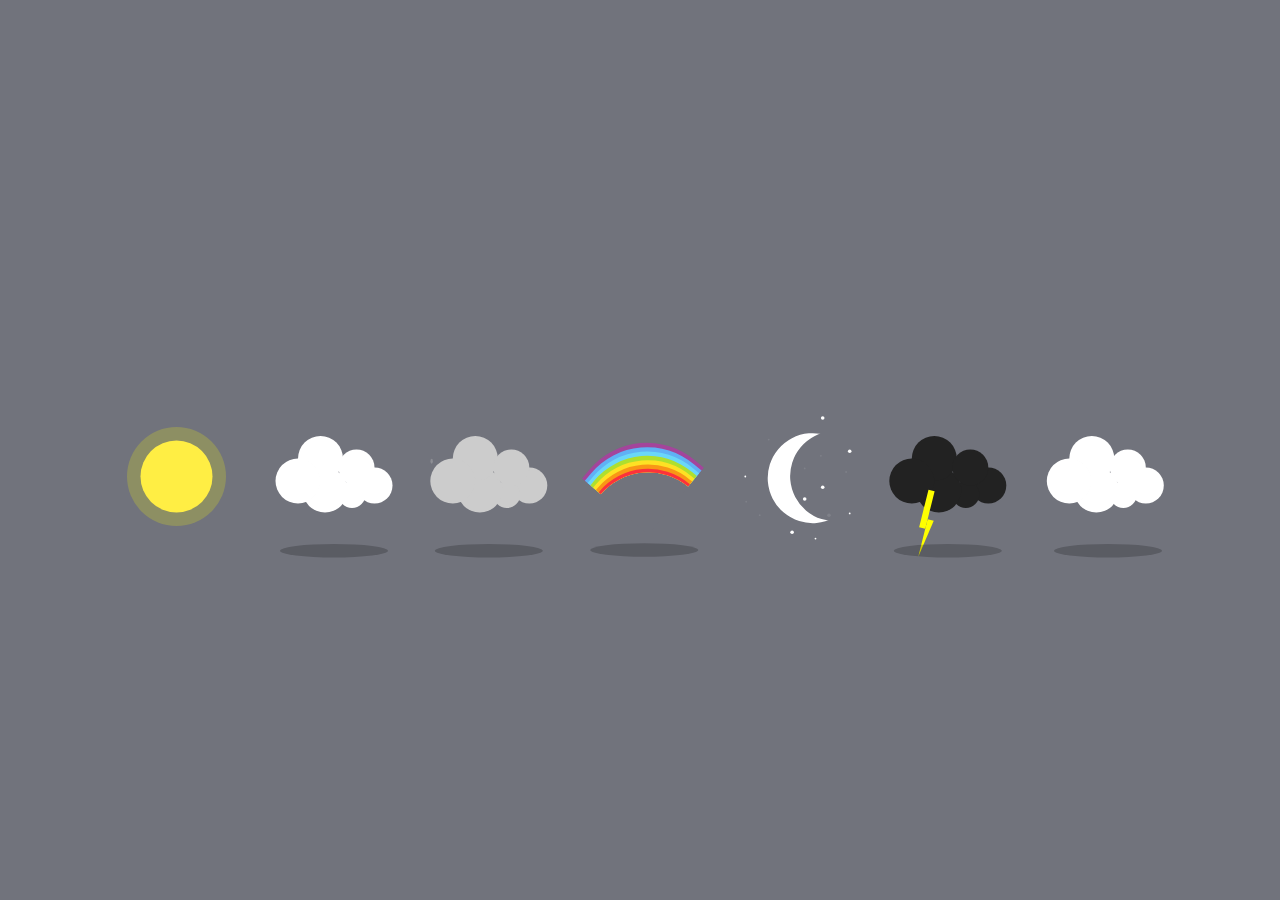
<file: Estacao.html>
<!DOCTYPE html>
<html>
<head>
	<meta charset="utf-8">
	<title>
		Weather Animation
	</title>
	<link rel="stylesheet" type="text/css" href="main.css">
</head>
<body>

  <div id="fabrizio"></div>
  <a href="http://fabrizio.co">fabrizio.co</a>
  
  <div class="container">
    <div class="sunny"></div> 
    <div class="cloudy"></div>
    <div class="rainy"></div>
    <div class="snowy"></div>
    <div class="rainbow"></div>
    <div class="starry"></div>
    <div class="stormy"></div>
  </div>
  
</body>
</html>
</file>
<file: main.css>
/* SUNNY */
.sunny { 
	animation: sunny 15s linear infinite;
	background: linear-gradient(top, rgba(255,255,255,0) 0%, rgba(255,255,255,0.8) 50%, rgba(255,255,255,0) 100%); 
	height: 140px;
	width: 20px; 
	margin-left: -15px;
	position: absolute;
	left: 90px;  
	top: 20px;
}
.sunny:before {
	background: linear-gradient(top, rgba(255,255,255,0) 0%, rgba(255,255,255,0.8) 50%, rgba(255,255,255,0) 100%);
	content: ''; 
	height: 140px; 
	width: 20px;
	opacity: 1; 
	position: absolute;
	bottom: 0px;
	left: 0px; 
	transform: rotate(90deg);
}
.sunny:after {
	background: #FFEE44; 
	border-radius: 50%; 
	box-shadow: rgba(255,255,0,0.2) 0 0 0 15px;
	content: '';  
	height: 80px;
	width: 80px;  
	position: absolute; 
	left: -30px; 
	top: 30px;
}
@keyframes sunny { 
	0% { transform: rotate(0deg); }
	100% { transform: rotate(360deg); }
}

/* CLOUDY */
.cloudy {
	animation: cloudy 5s ease-in-out infinite;
	background: #FFFFFF;
	border-radius: 50%;
	box-shadow: 
		#FFFFFF 65px -15px 0 -5px, 
		#FFFFFF 25px -25px, 
		#FFFFFF 30px 10px, 
		#FFFFFF 60px 15px 0 -10px, 
		#FFFFFF 85px 5px 0 -5px;
	height: 50px;
	width: 50px; 
	margin-left: -60px;
	position: absolute;
	left: 255px;
	top: 70px; 
}
.cloudy:after {
	animation: cloudy_shadow 5s ease-in-out infinite;
	background: #000000;
	border-radius: 50%;
	content: '';
	height: 15px;
	width: 120px;
	opacity: 0.2;
	position: absolute;
	left: 5px; 
	bottom: -60px;
  transform: scale(1);
}
@keyframes cloudy {
	50% { transform: translateY(-20px); }
}
@keyframes cloudy_shadow {
	50% { transform: translateY(20px) scale(.7); opacity:.05; }
}

/* RAINY */
.rainy {
	animation: rainy 5s ease-in-out infinite 1s;
	background: #CCCCCC; 
	border-radius: 50%;
	box-shadow: 
		#CCCCCC 65px -15px 0 -5px, 
		#CCCCCC 25px -25px, 
		#CCCCCC 30px 10px, 
		#CCCCCC 60px 15px 0 -10px, 
		#CCCCCC 85px 5px 0 -5px;
	display: block;
	height: 50px;
	width: 50px;
	margin-left: -60px;
	position: absolute;
	left: 427px;
	top: 70px;
}
.rainy:after {
	animation: rainy_shadow 5s ease-in-out infinite 1s;
	background: #000000;
	border-radius: 50%;
	content: '';
	height: 15px;
	width: 120px;
	opacity: 0.2;
	position: absolute;
	left: 5px; 
	bottom: -60px;
	transform: scale(1);
}
.rainy:before {
	animation: rainy_rain .7s infinite linear;
	content: '';
	background: #CCCCCC;
	border-radius: 50%;
	display: block;
	height: 6px;
	width: 3px;
	opacity: 0.3;
	transform: scale(.9);
}
@keyframes rainy {
	50% { transform: translateY(-20px); }
}
@keyframes rainy_shadow {
	50% { transform: translateY(20px) scale(.7); opacity: 0.05; }
}
@keyframes rainy_rain {
	0% {  
		box-shadow: 
			rgba(0,0,0,0) 30px 30px, 
			rgba(0,0,0,0) 40px 40px,  
			#000 50px 75px, 
			#000 55px 50px, 
			#000 70px 100px, 
			#000 80px 95px, 
			#000 110px 45px, 
			#000 90px 35px; 
	}
	25% {  
	  	box-shadow: 
			#000 30px 45px,
			#000 40px 60px,
			#000 50px 90px,
			#000 55px 65px,
			rgba(0,0,0,0) 70px 120px,
			rgba(0,0,0,0) 80px 120px,
			#000 110px 70px,
			#000 90px 60px;
	}
	26% {  
		box-shadow:
			#000 30px 45px,
			#000 40px 60px,
			#000 50px 90px,
			#000 55px 65px,
			rgba(0,0,0,0) 70px 40px,
			rgba(0,0,0,0) 80px 20px,
			#000 110px 70px,
			#000 90px 60px; 
	}
	50% { 
		box-shadow:
			#000 30px 70px,
			#000 40px 80px,
			rgba(0,0,0,0) 50px 100px,
			#000 55px 80px,
			#000 70px 60px,
			#000 80px 45px,
			#000 110px 95px,
			#000 90px 85px;
	}
	51% {
		box-shadow:
			#000 30px 70px,
			#000 40px 80px,
			rgba(0,0,0,0) 50px 45px,
			#000 55px 80px,
			#000 70px 60px,
			#000 80px 45px,
			#000 110px 95px,
			#000 90px 85px;
	}
	75% {
		box-shadow:
			#000 30px 95px,
			#000 40px 100px,
			#000 50px 60px,
			rgba(0,0,0,0) 55px 95px,
			#000 70px 80px,
			#000 80px 70px,
			rgba(0,0,0,0) 110px 120px,
			rgba(0,0,0,0) 90px 110px;
	}
	76% {
		box-shadow:
			#000 30px 95px,
			#000 40px 100px,
			#000 50px 60px,
			rgba(0,0,0,0) 55px 35px,
			#000 70px 80px,
			#000 80px 70px,
			rgba(0,0,0,0) 110px 25px,
			rgba(0,0,0,0) 90px 15px;
	}
	100% {
		box-shadow:
			rgba(0,0,0,0) 30px 120px,
			rgba(0,0,0,0) 40px 120px,
			#000 50px 75px,
			#000 55px 50px,
			#000 70px 100px,
			#000 80px 95px,
			#000 110px 45px,
			#000 90px 35px;
	}
}


/* RAINBOW */
.rainbow {
	animation: rainbow 5s ease-in-out infinite;
	border-radius: 170px 0 0 0;
	box-shadow: 
		#FB323C -2px -2px 0 1px,
		#F99716 -4px -4px 0 3px,
		#FEE124 -6px -6px 0 5px,
		#AFDF2E -8px -8px 0 7px,
		#6AD7F8 -10px -10px 0 9px,
		#60B1F5 -12px -12px 0 11px,
		#A3459B -14px -14px 0 13px;
	height: 70px;
	width: 70px;
	margin-left: -40px;
	position: absolute;
	left: 610px;
	top: 71px;
  	transform: rotate(40deg);
}
.rainbow:after {
	animation: rainbow_shadow 5s ease-in-out infinite;
	background: #000000;
	border-radius: 50%;
	content: '';
	opacity: 0.2;
	height: 15px;
	width: 120px;
	position: absolute;
	bottom: -23px; 
	left: 17px;
  	transform: rotate(-40deg);
  	transform-origin: 50% 50%;
}
@keyframes rainbow {
	50% { transform: rotate(50deg); }
}
@keyframes rainbow_shadow {
	50% { transform:  rotate(-50deg) translate(10px) scale(.7); opacity: 0.05; }
}

/* STARRY */
.starry {
  	animation: starry_star 5s ease-in-out infinite;
	background: #fff;
	border-radius: 50%;  
	box-shadow:  
      	#FFFFFF 26px 7px 0 -1px, 
      	rgba(255,255,255,0.1) -36px -19px 0 -1px, 
      	rgba(255,255,255,0.1) -51px -34px 0 -1px,
      	#FFFFFF -52px -62px 0 -1px, 
      	#FFFFFF 14px -37px, 
      	rgba(255,255,255,0.1) 41px -19px,  
      	#FFFFFF 34px -50px,
      	rgba(255,255,255,0.1) 14px -71px 0 -1px,
      	#FFFFFF 64px -21px 0 -1px, 
      	rgba(255,255,255,0.1) 32px -85px 0 -1px,
      	#FFFFFF 64px -90px,
      	rgba(255,255,255,0.1) 60px -67px 0 -1px,  
      	#FFFFFF 34px -127px,
      	rgba(255,255,255,0.1) -26px -103px 0 -1px;
	height: 4px;
	width: 4px; 
  	margin-left: -10px;
	opacity: 1;
	position: absolute;
  	left: 777px; 
  	top: 150px;
}
.starry:after { 
	animation: starry 5s ease-in-out infinite;
	border-radius: 50%;
	box-shadow: #FFFFFF -25px 0;
	content: '';
	height: 100px;
	width: 100px;
	position: absolute;
	top: -106px; 
	transform: rotate(-5deg);
	transform-origin: 0 50%;
}

@keyframes starry {
	50% { transform: rotate(10deg); }
}
@keyframes starry_star {
  50% { 
	box-shadow:  
		rgba(255,255,255,0.1) 26px 7px 0 -1px, 
      	#FFFFFF -36px -19px 0 -1px, 
      	#FFFFFF -51px -34px 0 -1px,
      	rgba(255,255,255,0.1) -52px -62px 0 -1px, 
      	rgba(255,255,255,0.1) 14px -37px,
      	#FFFFFF 41px -19px,   
      	rgba(255,255,255,0.1) 34px -50px,
      	#FFFFFF 14px -71px 0 -1px,
      	rgba(255,255,255,0.1) 64px -21px 0 -1px, 
      	#FFFFFF 32px -85px 0 -1px,
      	rgba(255,255,255,0.1) 64px -90px,
      	#FFFFFF 60px -67px 0 -1px,  
      	rgba(255,255,255,0.1) 34px -127px,
      	#FFFFFF -26px -103px 0 -1px;
	}
}

/* STORMY */
.stormy {
	animation: stormy 5s ease-in-out infinite;
	background: #222222;
	border-radius: 50%;
	box-shadow: 
		#222222 65px -15px 0 -5px, 
		#222222 25px -25px, 
		#222222 30px 10px, 
		#222222 60px 15px 0 -10px, 
		#222222 85px 5px 0 -5px;
	height: 50px;  
	width: 50px; 
	margin-left: -70px; 
	position: absolute;
	left: 947px; 
	top: 70px; 
}
.stormy:after {
	animation: stormy_shadow 5s ease-in-out infinite;
	background: #000;
	border-radius: 50%;
	content: '';
	height: 15px; 
	width: 120px; 
	opacity: 0.2;
	position: absolute;
	left: 5px; 
	bottom: -60px;
	transform: scale(1);
}
.stormy:before {
	animation: stormy_thunder 2s steps(1, end) infinite; 
	border-left: 0px solid transparent;
	border-right: 7px solid transparent;
	border-top: 43px solid yellow; 
	box-shadow: yellow -7px -32px;
	content: '';
	display: block;
	height: 0;
	width: 0;
	position: absolute;
	left: 57px;
	top: 70px;
	transform: rotate(14deg);
	transform-origin: 50% -60px;
}
@keyframes stormy {
	50% { transform: translateY(-20px); } 
}  
@keyframes stormy_shadow {
	50% { transform: translateY(20px) scale(.7); opacity: 0.05; }
}
@keyframes stormy_thunder {
	0%  { transform: rotate(20deg); opacity:1; }
	5%  { transform: rotate(-34deg); opacity:1; }
	10% { transform: rotate(0deg); opacity:1; }
	15% { transform: rotate(-34deg); opacity:0; }
}

/* SNOWY */
.snowy {
	animation: snowy 5s ease-in-out infinite 1s;
	background: #FFFFFF; 
	border-radius: 50%;
	box-shadow: 
		#FFFFFF 65px -15px 0 -5px, 
		#FFFFFF 25px -25px, 
		#FFFFFF 30px 10px, 
		#FFFFFF 60px 15px 0 -10px, 
		#FFFFFF 85px 5px 0 -5px;
	display: block;
	height: 50px;
	width: 50px;
	margin-left: -60px;
	position: absolute;
	left: 1112px;
	top: 70px;
}
.snowy:after {
	animation: snowy_shadow 5s ease-in-out infinite 1s;
	background: #000000;
	border-radius: 50%;
	content: '';
	height: 15px;
	width: 120px;
	opacity: 0.2;
	position: absolute;
	left: 8px;
	bottom: -60px;
	transform: scale(1);
}
.snowy:before {
	animation: snowy_snow 2s infinite linear;
	content: '';
	border-radius: 50%;
	display: block;
	height: 7px;
	width: 7px;
	opacity: 0.8;
	transform: scale(.9);
}
@keyframes snowy {
	50% { transform: translateY(-20px); }
}
@keyframes snowy_shadow {
	50% { transform: translateY(20px) scale(.7); opacity: 0.05; }
}
@keyframes snowy_snow {
	0% {  
		box-shadow: 
			rgba(238,238,238,0) 30px 30px, 
			rgba(238,238,238,0) 40px 40px,  
			#EEEEEE 50px 75px, 
			#EEEEEE 55px 50px, 
			#EEEEEE 70px 100px, 
			#EEEEEE 80px 95px, 
			#EEEEEE 110px 45px, 
			#EEEEEE 90px 35px; 
	}
	25% {  
	  	box-shadow: 
			#EEEEEE 30px 45px,
			#EEEEEE 40px 60px,
			#EEEEEE 50px 90px,
			#EEEEEE 55px 65px,
			rgba(238,238,238,0) 70px 120px,
			rgba(238,238,238,0) 80px 120px,
			#EEEEEE 110px 70px,
			#EEEEEE 90px 60px;
	}
	26% {  
		box-shadow:
			#EEEEEE 30px 45px,
			#EEEEEE 40px 60px,
			#EEEEEE 50px 90px,
			#EEEEEE 55px 65px,
			rgba(238,238,238,0) 70px 40px,
			rgba(238,238,238,0) 80px 20px,
			#EEEEEE 110px 70px,
			#EEEEEE 90px 60px; 
	}
	50% { 
		box-shadow:
			#EEEEEE 30px 70px,
			#EEEEEE 40px 80px,
			rgba(238,238,238,0) 50px 100px,
			#EEEEEE 55px 80px,
			#EEEEEE 70px 60px,
			#EEEEEE 80px 45px,
			#EEEEEE 110px 95px,
			#EEEEEE 90px 85px;
	}
	51% {
		box-shadow:
			#EEEEEE 30px 70px,
			#EEEEEE 40px 80px,
			rgba(238,238,238,0) 50px 45px,
			#EEEEEE 55px 80px,
			#EEEEEE 70px 60px,
			#EEEEEE 80px 45px,
			#EEEEEE 110px 95px,
			#EEEEEE 90px 85px;
	}
	75% {
		box-shadow:
			#EEEEEE 30px 95px,
			#EEEEEE 40px 100px,
			#EEEEEE 50px 60px,
			rgba(238,238,238,0) 55px 95px,
			#EEEEEE 70px 80px,
			#EEEEEE 80px 70px,
			rgba(238,238,238,0) 110px 120px,
			rgba(238,238,238,0) 90px 110px;
	}
	76% {
		box-shadow:
			#EEEEEE 30px 95px,
			#EEEEEE 40px 100px,
			#EEEEEE 50px 60px,
			rgba(238,238,238,0) 55px 35px,
			#EEEEEE 70px 80px,
			#EEEEEE 80px 70px,
			rgba(238,238,238,0) 110px 25px,
			rgba(238,238,238,0) 90px 15px;
	}
	100% {
		box-shadow:
			rgba(238,238,238,0) 30px 120px,
			rgba(238,238,238,0) 40px 120px,
			#EEEEEE 50px 75px,
			#EEEEEE 55px 50px,
			#EEEEEE 70px 100px,
			#EEEEEE 80px 95px,
			#EEEEEE 110px 45px,
			#EEEEEE 90px 35px;
	}
}



body {
	font-family: sans-serif;
	background: #71737c;
	margin: 0;
}
h1 {
	text-align: center;
	font-weight: 400;
	position: absolute;
	width: 100%;
  font-size: 15px;
	top: 50%;
	margin-top: -130px;
  	opacity: .6;
  	letter-spacing: 2px;
}
#fabrizio {
	border-top: 100px solid black; 
	border-right: 63px solid transparent;
	width: 0;
	transform: scale(.33);
	transform-origin: 0 0;
	margin: 20px;
	opacity:.6;
    display: none;
}
#fabrizio:before {
	background: black;
	width: 20px;
	height: 30px;
	content: '';
	display: block;
	transform: skewX(-32deg);
	position: relative;
	top: -64px;
	left: 30px;
}
#fabrizio:after {
	background: black;
	width: 40px;
	height: 36px;
	content: '';
	display: block;
	transform: skewX(-32deg);
	position: relative;
	top: -130px;
	left: 50px;
}
a { 
  position: absolute;
  top: 30px;
  left: 60px;
  color: #777;
  text-decoration: none;
  font-size: 11px;
  text-transform: uppercase;
  letter-spacing: 1px;
  display: none;
}

.container {
	background: linear-gradient(left, #00BBFF, #00BBFF 14.3%, #2EB5E5 14.3%, #2EB5E5 28.6%, #E6E6E6 28.6%, #E6E6E6 42.9%, #F3D166 42.9%, #F3D166 57.2%, #222233 57.2%, #222233 71.5%, #444444 71.5%, #444444 85.8%, #85DB8C 85.8%);
	transform: scale(.9);
	width: 1200px;
	position: absolute;
	height: 210px;
	left: 50%;
	top: 50%;
	margin: -65px -600px;
}
</file>
